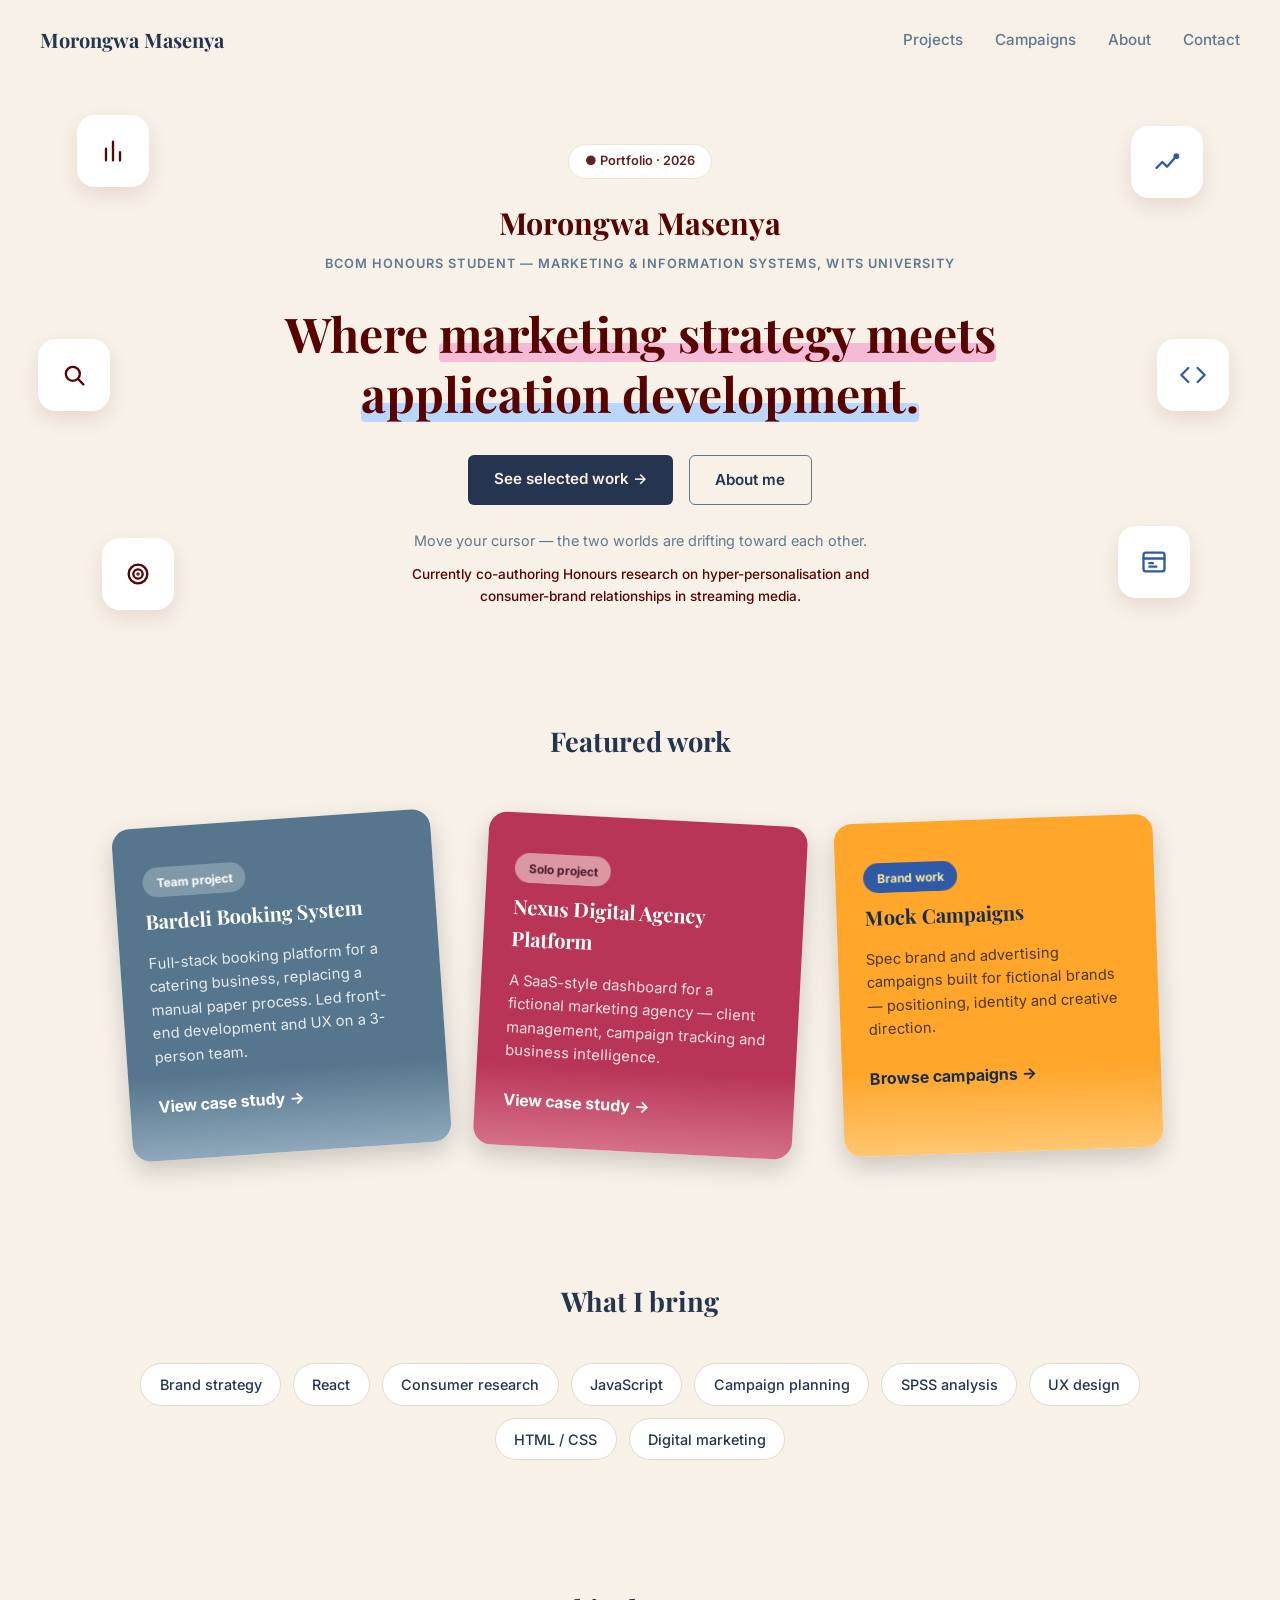
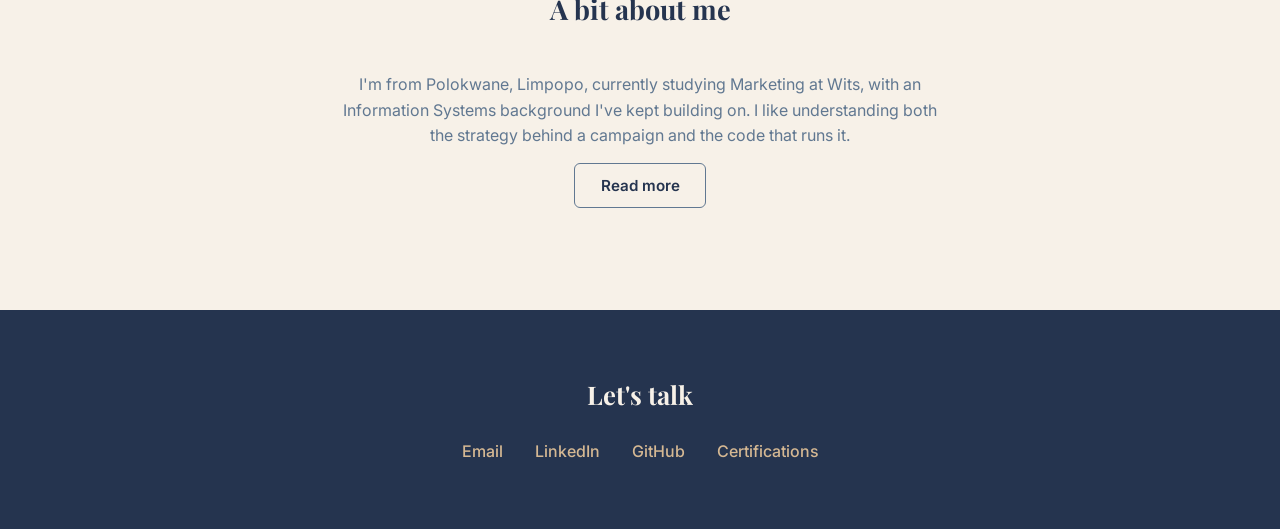
<file: index.html>
<!DOCTYPE html>
<html lang="en">
<head>
<meta charset="UTF-8">
<meta name="viewport" content="width=device-width, initial-scale=1.0">
<title>Morongwa Masenya — Marketing & Digital Strategy</title>
<link rel="preconnect" href="https://fonts.googleapis.com">
<link href="https://fonts.googleapis.com/css2?family=Playfair+Display:wght@700;800&family=Poppins:wght@600;700&family=Inter:wght@400;500;600&display=swap" rel="stylesheet">
<link rel="stylesheet" href="css/styles.css">
</head>
<body>

<header class="site-header">
  <a href="index.html" class="logo">Morongwa Masenya</a>
  <nav class="main-nav" id="mainNav">
    <a href="campaign.html">Projects</a>
    <a href="campaign.html">Campaigns</a>
    <a href="about.html">About</a>
    <a href="index.html#contact">Contact</a>
  </nav>
  <button class="nav-toggle" id="navToggle" aria-label="Toggle menu">☰</button>
</header>

<section class="hero" id="heroSection">

  <div class="floating-icon icon-1" data-depth="0.06">
    <svg width="28" height="28" viewBox="0 0 24 24" fill="none" stroke="#570301" stroke-width="2" stroke-linecap="round"><path d="M6 20V10M12 20V4M18 20v-7"/></svg>
  </div>

  <div class="floating-icon icon-2" data-depth="0.04">
    <svg width="28" height="28" viewBox="0 0 24 24" fill="none" stroke="#570301" stroke-width="2" stroke-linecap="round"><circle cx="11" cy="11" r="6"/><path d="M20 20l-4.35-4.35"/></svg>
  </div>

  <div class="floating-icon icon-3" data-depth="0.05">
    <svg width="28" height="28" viewBox="0 0 24 24" fill="none" stroke="#570301" stroke-width="2"><circle cx="12" cy="12" r="8"/><circle cx="12" cy="12" r="4"/><circle cx="12" cy="12" r="0.5" fill="#570301"/></svg>
  </div>

  <div class="floating-icon icon-4" data-depth="0.06">
    <svg width="28" height="28" viewBox="0 0 24 24" fill="none" stroke="#2E5AA7" stroke-width="2" stroke-linecap="round" stroke-linejoin="round"><path d="M3 17l5-5 4 4 8-9"/><circle cx="20" cy="7" r="1.5" fill="#2E5AA7"/></svg>
  </div>

  <div class="floating-icon icon-5" data-depth="0.04">
    <svg width="28" height="28" viewBox="0 0 24 24" fill="none" stroke="#2E5AA7" stroke-width="2" stroke-linecap="round" stroke-linejoin="round"><path d="M8 6L2 12l6 6M16 6l6 6-6 6"/></svg>
  </div>

  <div class="floating-icon icon-6" data-depth="0.05">
    <svg width="28" height="28" viewBox="0 0 24 24" fill="none" stroke="#2E5AA7" stroke-width="2" stroke-linecap="round"><rect x="3" y="4" width="18" height="16" rx="2"/><path d="M3 9h18M8 13h3M8 16h6"/></svg>
  </div>

  <div class="hero-content">
    <span class="hero-badge">● Portfolio · 2026</span>
    <h2 class="hero-name">Morongwa Masenya</h2>
    <p class="eyebrow">BCom Honours Student — Marketing &amp; Information Systems, Wits University</p>
    <h1 class="hero-headline">Where <span class="underline-pink">marketing strategy meets</span><br><span class="underline-blue">application development.</span></h1>
    <div class="hero-cta">
      <a href="#work" class="btn btn-gradient">See selected work →</a>
      <a href="about.html" class="btn btn-outline">About me</a>
    </div>
    <p class="hero-hint">Move your cursor — the two worlds are drifting toward each other.</p>
    <p class="hero-research">Currently co-authoring Honours research on hyper-personalisation and consumer-brand relationships in streaming media.</p>
  </div>

</section>

<section class="work" id="work">
  <h2 class="section-title">Featured work</h2>

  <div class="card-grid">

  <a href="bardeli.html" class="proj-card card-bardeli">
    <span class="tag">Team project</span>
    <h3>Bardeli Booking System</h3>
    <p>Full-stack booking platform for a catering business, replacing a manual paper process. Led front-end development and UX on a 3-person team.</p>
    <span class="card-link">View case study →</span>
  </a>

  <a href="ndamp.html" class="proj-card card-ndamp">
    <span class="tag">Solo project</span>
    <h3>Nexus Digital Agency Platform</h3>
    <p>A SaaS-style dashboard for a fictional marketing agency — client management, campaign tracking and business intelligence.</p>
    <span class="card-link">View case study →</span>
  </a>

  <a href="campaign.html" class="proj-card card-campaigns">
    <span class="tag">Brand work</span>
    <h3>Mock Campaigns</h3>
    <p>Spec brand and advertising campaigns built for fictional brands — positioning, identity and creative direction.</p>
    <span class="card-link">Browse campaigns →</span>
  </a>

</div>
</section>

<section class="skills">
  <h2 class="section-title">What I bring</h2>
  <div class="pill-row">
    <span class="pill">Brand strategy</span>
    <span class="pill">React</span>
    <span class="pill">Consumer research</span>
    <span class="pill">JavaScript</span>
    <span class="pill">Campaign planning</span>
    <span class="pill">SPSS analysis</span>
    <span class="pill">UX design</span>
    <span class="pill">HTML / CSS</span>
    <span class="pill">Digital marketing</span>
  </div>
</section>

<section class="about-teaser">
  <div class="about-teaser-text">
    <h2 class="section-title">A bit about me</h2>
    <p>I'm from Polokwane, Limpopo, currently studying Marketing at Wits, with an Information Systems background I've kept building on. I like understanding both the strategy behind a campaign and the code that runs it.</p>
    <a href="about.html" class="btn btn-outline">Read more</a>
  </div>
</section>

<footer class="site-footer" id="contact">
  <h2>Let's talk</h2>
  <div class="footer-links">
  <a href="mailto:masenyamorongwa9@gmail.com">Email</a>
  <a href="https://www.linkedin.com/in/morongwamasenya" target="_blank" rel="noopener">LinkedIn</a>
  <a href="https://github.com/morongwa123" target="_blank" rel="noopener">GitHub</a>
  <a href="certifications.html">Certifications</a>
</div>
</footer>

<script src="js/main.js"></script>
</body>
</html>
</file>
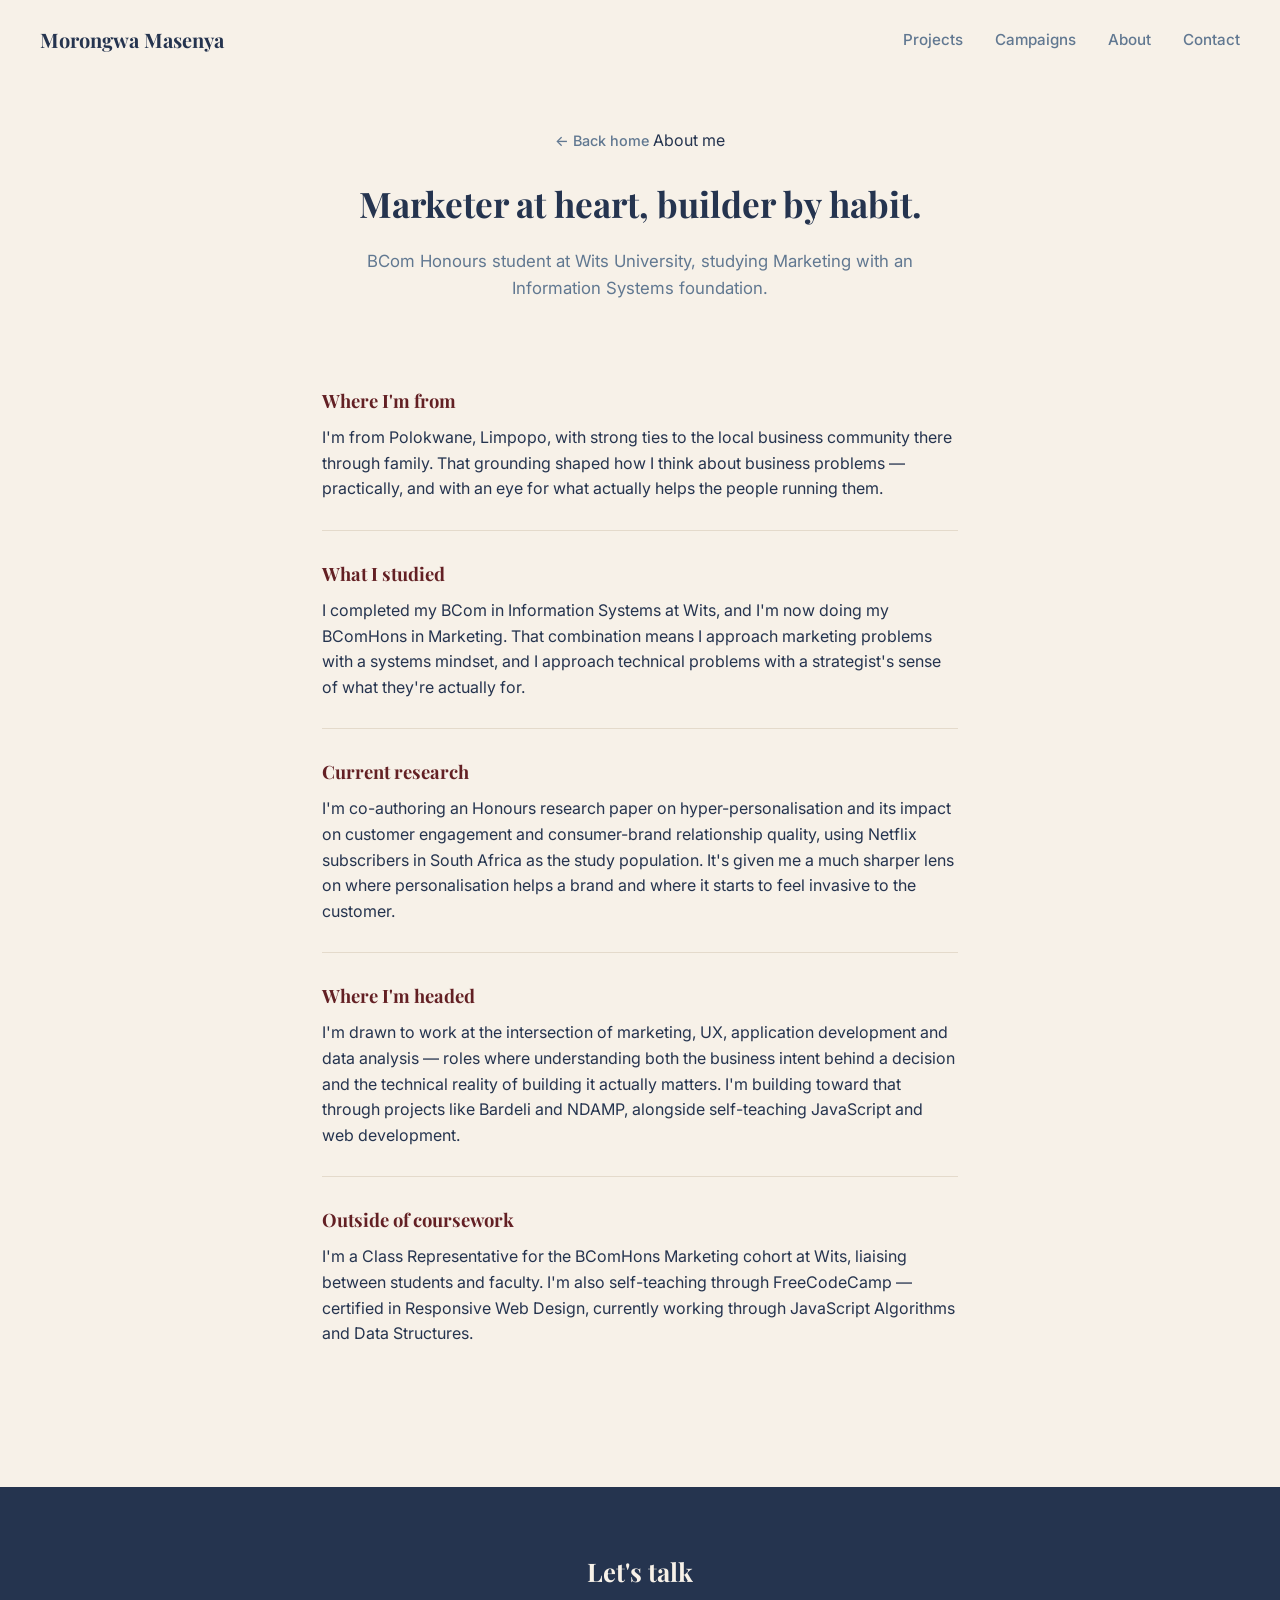
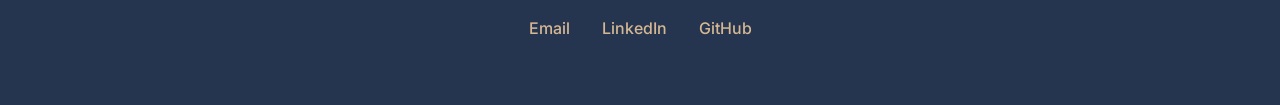
<file: about.html>
<!DOCTYPE html>
<html lang="en">
<head>
<meta charset="UTF-8">
<meta name="viewport" content="width=device-width, initial-scale=1.0">
<title>About — Morongwa Masenya</title>
<link rel="preconnect" href="https://fonts.googleapis.com">
<link href="https://fonts.googleapis.com/css2?family=Playfair+Display:wght@700;800&family=Poppins:wght@600;700&family=Inter:wght@400;500;600&display=swap" rel="stylesheet">
<link rel="stylesheet" href="css/styles.css">
</head>
<body>

<header class="site-header">
  <a href="index.html" class="logo">Morongwa Masenya</a>
  <nav class="main-nav" id="mainNav">
    <a href="index.html#work">Projects</a>
    <a href="campaign.html">Campaigns</a>
    <a href="about.html">About</a>
    <a href="index.html#contact">Contact</a>
  </nav>
  <button class="nav-toggle" id="navToggle" aria-label="Toggle menu">☰</button>
</header>

<section class="case-hero">
  <a href="index.html" class="back-link">← Back home</a>
  <span class="tag">About me</span>
  <h1>Marketer at heart, builder by habit.</h1>
  <p class="case-sub">BCom Honours student at Wits University, studying Marketing with an Information Systems foundation.</p>
</section>

<section class="case-content">

  <div class="case-block">
    <h2>Where I'm from</h2>
    <p>I'm from Polokwane, Limpopo, with strong ties to the local business community there through family. That grounding shaped how I think about business problems — practically, and with an eye for what actually helps the people running them.</p>
  </div>

  <div class="case-block">
    <h2>What I studied</h2>
    <p>I completed my BCom in Information Systems at Wits, and I'm now doing my BComHons in Marketing. That combination means I approach marketing problems with a systems mindset, and I approach technical problems with a strategist's sense of what they're actually for.</p>
  </div>

  <div class="case-block">
    <h2>Current research</h2>
    <p>I'm co-authoring an Honours research paper on hyper-personalisation and its impact on customer engagement and consumer-brand relationship quality, using Netflix subscribers in South Africa as the study population. It's given me a much sharper lens on where personalisation helps a brand and where it starts to feel invasive to the customer.</p>
  </div>

  <div class="case-block">
    <h2>Where I'm headed</h2>
    <p>I'm drawn to work at the intersection of marketing, UX, application development and data analysis — roles where understanding both the business intent behind a decision and the technical reality of building it actually matters. I'm building toward that through projects like Bardeli and NDAMP, alongside self-teaching JavaScript and web development.</p>
  </div>

  <div class="case-block">
    <h2>Outside of coursework</h2>
    <p>I'm a Class Representative for the BComHons Marketing cohort at Wits, liaising between students and faculty. I'm also self-teaching through FreeCodeCamp — certified in Responsive Web Design, currently working through JavaScript Algorithms and Data Structures.</p>
  </div>

</section>

<footer class="site-footer" id="contact">
  <h2>Let's talk</h2>
  <div class="footer-links">
    <a href="mailto:masenyamorongwa9@gmail.com">Email</a>
    <a href="https://linkedin.com/in/morongwa-masenya" target="_blank" rel="noopener">LinkedIn</a>
    <a href="https://github.com/morongwa-masenya" target="_blank" rel="noopener">GitHub</a>
  </div>
</footer>

<script src="js/main.js"></script>
</body>
</html>
</file>
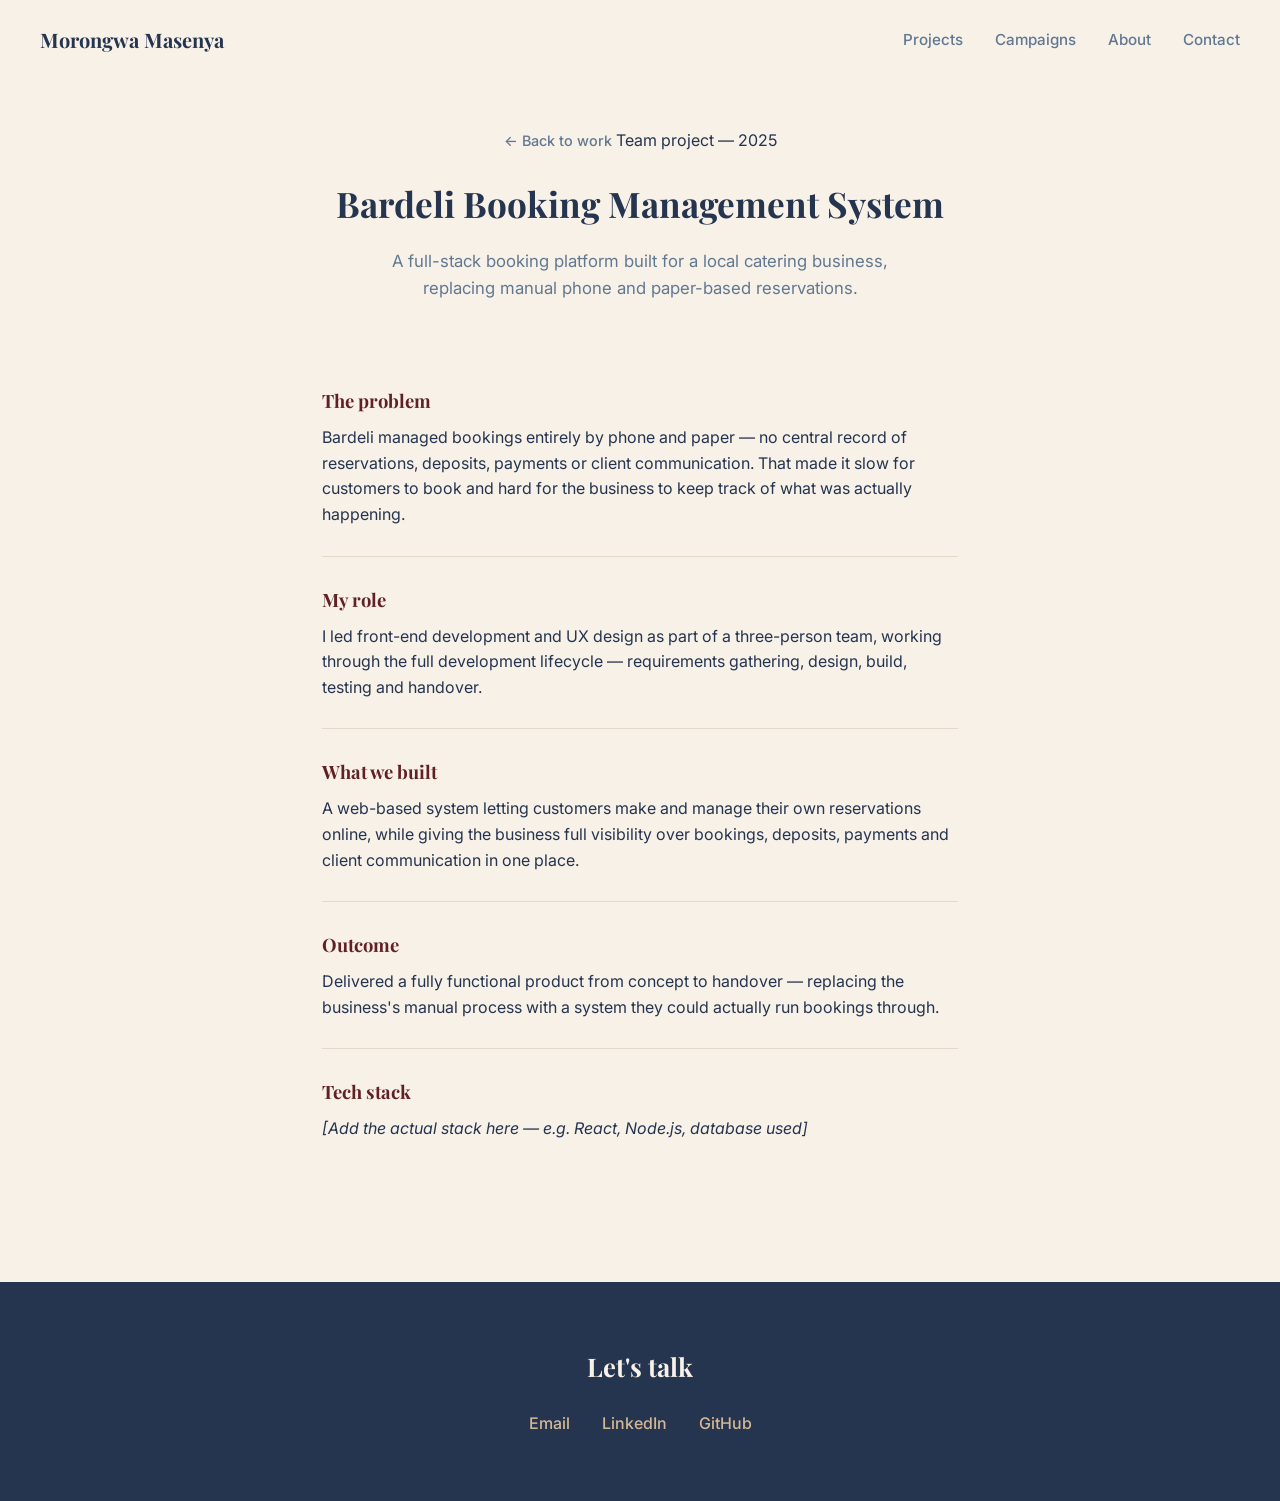
<file: bardeli.html>
<!DOCTYPE html>
<html lang="en">
<head>
<meta charset="UTF-8">
<meta name="viewport" content="width=device-width, initial-scale=1.0">
<title>Bardeli Booking System — Morongwa Masenya</title>
<link rel="preconnect" href="https://fonts.googleapis.com">
<link href="https://fonts.googleapis.com/css2?family=Playfair+Display:wght@700;800&family=Poppins:wght@600;700&family=Inter:wght@400;500;600&display=swap" rel="stylesheet">
<link rel="stylesheet" href="css/styles.css">
</head>
<body>

<header class="site-header">
  <a href="index.html" class="logo">Morongwa Masenya</a>
  <nav class="main-nav" id="mainNav">
    <a href="index.html#work">Projects</a>
    <a href="campaign.html">Campaigns</a>
    <a href="about.html">About</a>
    <a href="index.html#contact">Contact</a>
  </nav>
  <button class="nav-toggle" id="navToggle" aria-label="Toggle menu">☰</button>
</header>

<section class="case-hero">
  <a href="index.html#work" class="back-link">← Back to work</a>
  <span class="tag">Team project — 2025</span>
  <h1>Bardeli Booking Management System</h1>
  <p class="case-sub">A full-stack booking platform built for a local catering business, replacing manual phone and paper-based reservations.</p>
</section>

<section class="case-content">

  <div class="case-block">
    <h2>The problem</h2>
    <p>Bardeli managed bookings entirely by phone and paper — no central record of reservations, deposits, payments or client communication. That made it slow for customers to book and hard for the business to keep track of what was actually happening.</p>
  </div>

  <div class="case-block">
    <h2>My role</h2>
    <p>I led front-end development and UX design as part of a three-person team, working through the full development lifecycle — requirements gathering, design, build, testing and handover.</p>
  </div>

  <div class="case-block">
    <h2>What we built</h2>
    <p>A web-based system letting customers make and manage their own reservations online, while giving the business full visibility over bookings, deposits, payments and client communication in one place.</p>
  </div>

  <div class="case-block">
    <h2>Outcome</h2>
    <p>Delivered a fully functional product from concept to handover — replacing the business's manual process with a system they could actually run bookings through.</p>
  </div>

  <div class="case-block">
    <h2>Tech stack</h2>
    <p class="placeholder-note">[Add the actual stack here — e.g. React, Node.js, database used]</p>
  </div>

</section>

<footer class="site-footer" id="contact">
  <h2>Let's talk</h2>
  <div class="footer-links">
    <a href="mailto:masenyamorongwa9@gmail.com">Email</a>
    <a href="https://linkedin.com/in/morongwa-masenya" target="_blank" rel="noopener">LinkedIn</a>
    <a href="https://github.com/morongwa-masenya" target="_blank" rel="noopener">GitHub</a>
  </div>
</footer>

<script src="js/main.js"></script>
</body>
</html>
</file>
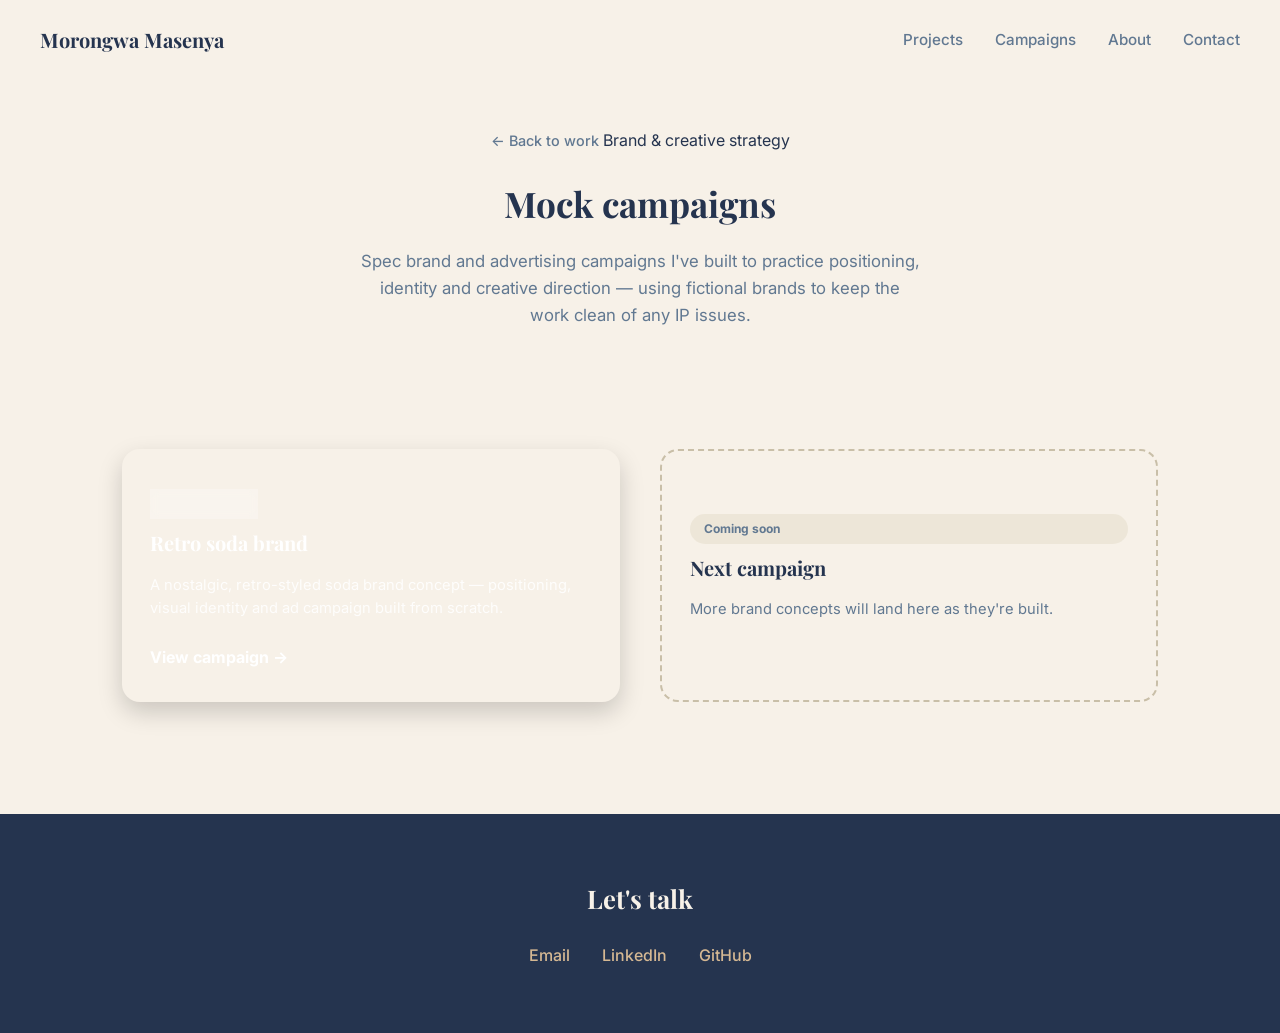
<file: campaign.html>
<!DOCTYPE html>
<html lang="en">
<head>
<meta charset="UTF-8">
<meta name="viewport" content="width=device-width, initial-scale=1.0">
<title>Campaigns — Morongwa Masenya</title>
<link rel="preconnect" href="https://fonts.googleapis.com">
<link href="https://fonts.googleapis.com/css2?family=Playfair+Display:wght@700;800&family=Poppins:wght@600;700&family=Inter:wght@400;500;600&display=swap" rel="stylesheet">
<link rel="stylesheet" href="css/styles.css">
</head>
<body>

<header class="site-header">
  <a href="index.html" class="logo">Morongwa Masenya</a>
  <nav class="main-nav" id="mainNav">
    <a href="index.html#work">Projects</a>
    <a href="campaign.html">Campaigns</a>
    <a href="about.html">About</a>
    <a href="index.html#contact">Contact</a>
  </nav>
  <button class="nav-toggle" id="navToggle" aria-label="Toggle menu">☰</button>
</header>

<section class="case-hero">
  <a href="index.html#work" class="back-link">← Back to work</a>
  <span class="tag">Brand &amp; creative strategy</span>
  <h1>Mock campaigns</h1>
  <p class="case-sub">Spec brand and advertising campaigns I've built to practice positioning, identity and creative direction — using fictional brands to keep the work clean of any IP issues.</p>
</section>

<section class="work">
  <div class="card-grid">

    <a href="campaigns/retro-soda.html" class="proj-card">
      <div class="card-bar bar-3"></div>
      <span class="tag">Full campaign</span>
      <h3>Retro soda brand</h3>
      <p>A nostalgic, retro-styled soda brand concept — positioning, visual identity and ad campaign built from scratch.</p>
      <span class="card-link">View campaign →</span>
    </a>

    <div class="proj-card proj-card-empty">
      <span class="tag tag-muted">Coming soon</span>
      <h3>Next campaign</h3>
      <p>More brand concepts will land here as they're built.</p>
    </div>

  </div>
</section>

<footer class="site-footer" id="contact">
  <h2>Let's talk</h2>
  <div class="footer-links">
    <a href="mailto:masenyamorongwa9@gmail.com">Email</a>
    <a href="https://linkedin.com/in/morongwa-masenya" target="_blank" rel="noopener">LinkedIn</a>
    <a href="https://github.com/morongwa-masenya" target="_blank" rel="noopener">GitHub</a>
  </div>
</footer>

<script src="js/main.js"></script>
</body>
</html>
</file>
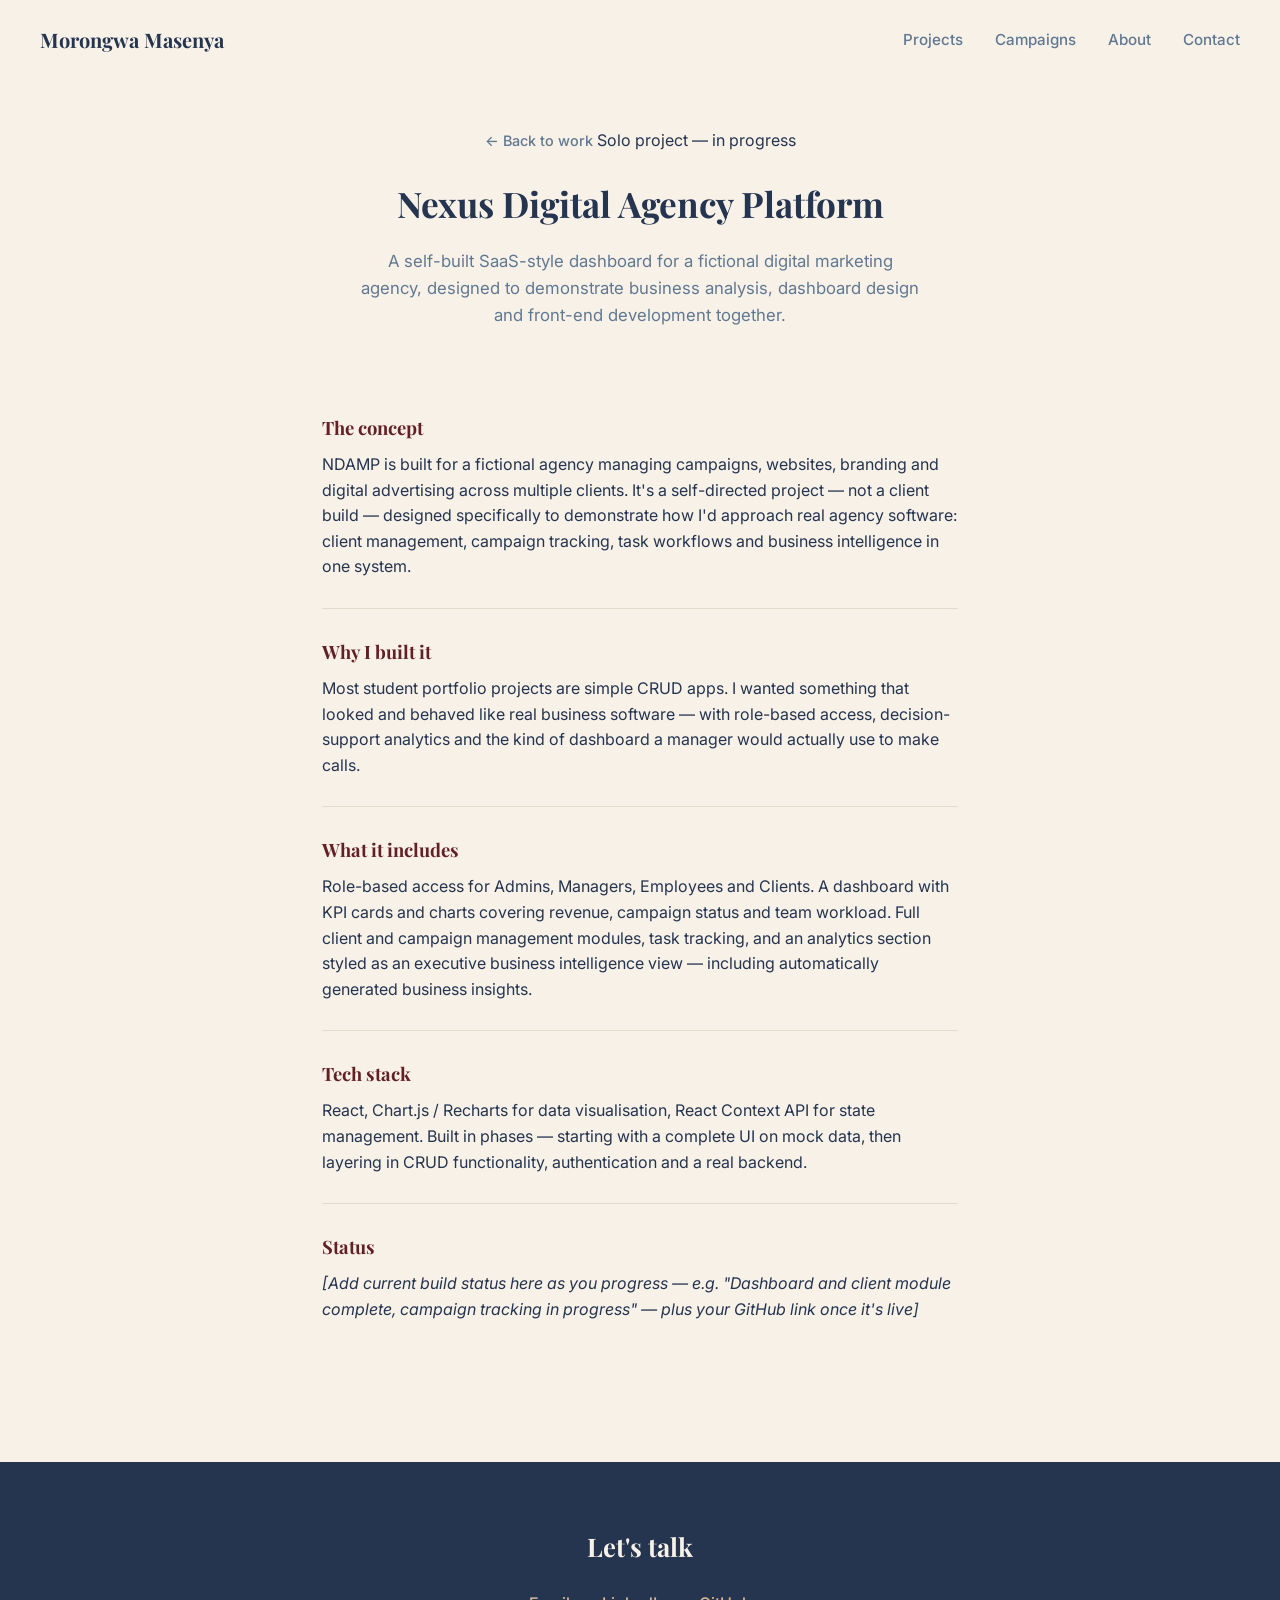
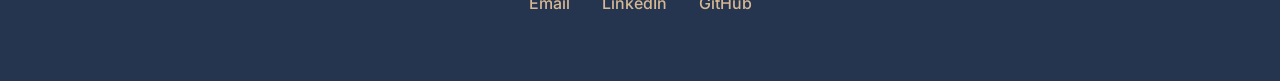
<file: ndamp.html>
<!DOCTYPE html>
<html lang="en">
<head>
<meta charset="UTF-8">
<meta name="viewport" content="width=device-width, initial-scale=1.0">
<title>Nexus Digital Agency Platform — Morongwa Masenya</title>
<link rel="preconnect" href="https://fonts.googleapis.com">
<link href="https://fonts.googleapis.com/css2?family=Playfair+Display:wght@700;800&family=Poppins:wght@600;700&family=Inter:wght@400;500;600&display=swap" rel="stylesheet">
<link rel="stylesheet" href="css/styles.css">
</head>
<body>

<header class="site-header">
  <a href="index.html" class="logo">Morongwa Masenya</a>
  <nav class="main-nav" id="mainNav">
    <a href="index.html#work">Projects</a>
    <a href="campaign.html">Campaigns</a>
    <a href="about.html">About</a>
    <a href="index.html#contact">Contact</a>
  </nav>
  <button class="nav-toggle" id="navToggle" aria-label="Toggle menu">☰</button>
</header>

<section class="case-hero">
  <a href="index.html#work" class="back-link">← Back to work</a>
  <span class="tag">Solo project — in progress</span>
  <h1>Nexus Digital Agency Platform</h1>
  <p class="case-sub">A self-built SaaS-style dashboard for a fictional digital marketing agency, designed to demonstrate business analysis, dashboard design and front-end development together.</p>
</section>

<section class="case-content">

  <div class="case-block">
    <h2>The concept</h2>
    <p>NDAMP is built for a fictional agency managing campaigns, websites, branding and digital advertising across multiple clients. It's a self-directed project — not a client build — designed specifically to demonstrate how I'd approach real agency software: client management, campaign tracking, task workflows and business intelligence in one system.</p>
  </div>

  <div class="case-block">
    <h2>Why I built it</h2>
    <p>Most student portfolio projects are simple CRUD apps. I wanted something that looked and behaved like real business software — with role-based access, decision-support analytics and the kind of dashboard a manager would actually use to make calls.</p>
  </div>

  <div class="case-block">
    <h2>What it includes</h2>
    <p>Role-based access for Admins, Managers, Employees and Clients. A dashboard with KPI cards and charts covering revenue, campaign status and team workload. Full client and campaign management modules, task tracking, and an analytics section styled as an executive business intelligence view — including automatically generated business insights.</p>
  </div>

  <div class="case-block">
    <h2>Tech stack</h2>
    <p>React, Chart.js / Recharts for data visualisation, React Context API for state management. Built in phases — starting with a complete UI on mock data, then layering in CRUD functionality, authentication and a real backend.</p>
  </div>

  <div class="case-block">
    <h2>Status</h2>
    <p class="placeholder-note">[Add current build status here as you progress — e.g. "Dashboard and client module complete, campaign tracking in progress" — plus your GitHub link once it's live]</p>
  </div>

</section>

<footer class="site-footer" id="contact">
  <h2>Let's talk</h2>
  <div class="footer-links">
    <a href="mailto:masenyamorongwa9@gmail.com">Email</a>
    <a href="https://linkedin.com/in/morongwa-masenya" target="_blank" rel="noopener">LinkedIn</a>
    <a href="https://github.com/morongwa-masenya" target="_blank" rel="noopener">GitHub</a>
  </div>
</footer>

<script src="js/main.js"></script>
</body>
</html>
</file>
<file: css/styles.css>
:root {
  --cream: #F7F1E8;
  --ink: #25344F;       /* Space Cadet */
  --muted: #617891;     /* Slate Gray */
  --tan: #D5B893;
  --coffee: #6F4D38;
  --wine: #632024;      /* Caput Mortuum */

--font-display: 'Playfair Display', serif;
  --font-body: 'Inter', sans-serif;
}

* { margin: 0; padding: 0; box-sizing: border-box; }

body {
  background: var(--cream);
  color: var(--ink);
  font-family: var(--font-body);
  line-height: 1.6;
}

a { text-decoration: none; color: inherit; }

/* ---- header ---- */
.site-header {
  display: flex;
  align-items: center;
  justify-content: space-between;
  padding: 1.5rem 2.5rem;
}

.logo {
  font-family: var(--font-display);
  font-weight: 700;
  font-size: 1.25rem;
  color: var(--ink);
}

.main-nav { display: flex; gap: 2rem; }
.main-nav a { font-weight: 500; font-size: 0.95rem; color: var(--muted); }
.main-nav a:hover { color: var(--wine); }

.nav-toggle { display: none; background: none; border: none; font-size: 1.5rem; cursor: pointer; color: var(--ink); }

/* ---- hero ---- */

/* ---- hero showcase ---- */
.hero {
  position: relative;
  padding: 4rem 2rem 3rem;
  overflow: hidden;
}

.hero-content {
  max-width: 780px;
  margin: 0 auto;
  text-align: center;
  position: relative;
  z-index: 2;
}

.hero-badge {
  display: inline-block;
  font-size: 0.8rem;
  font-weight: 600;
  color: var(--wine, #570301);
  background: #fff;
  border: 1px solid #F0E3D0;
  padding: 0.4rem 1rem;
  border-radius: 999px;
  margin-bottom: 1.25rem;
}

.hero-name {
  font-family: var(--font-display);
  font-weight: 700;
  font-size: 1.9rem;
  color: #570301;
  margin-bottom: 0.4rem;
}

.eyebrow {
  font-weight: 600;
  font-size: 0.8rem;
  letter-spacing: 0.08em;
  text-transform: uppercase;
  color: var(--muted);
  margin-bottom: 1.75rem;
}

.hero-headline {
  font-family: var(--font-display);
  font-weight: 700;
  font-size: 3rem;
  line-height: 1.25;
  color: #570301;
  margin-bottom: 2rem;
}

.underline-pink, .underline-blue {
  position: relative;
  display: inline;
}
.underline-pink::after, .underline-blue::after {
  content: "";
  position: absolute;
  left: 0; right: 0; bottom: 0.05em;
  height: 0.4em;
  z-index: -1;
  border-radius: 4px;
}
.underline-pink::after { background: #F5BAD5; }
.underline-blue::after { background: #BAD6FD; }

.hero-cta { display: flex; gap: 1rem; justify-content: center; margin-bottom: 1.5rem; }

.hero-hint {
  font-size: 0.9rem;
  color: var(--muted);
  margin-bottom: 0.75rem;
}

.hero-research {
  font-size: 0.85rem;
  color: #570301;
  font-weight: 500;
  max-width: 480px;
  margin: 0 auto;
}

/* floating icon cards */
.floating-icon {
  position: absolute;
  width: 72px;
  height: 72px;
  background: #fff;
  border-radius: 18px;
  box-shadow: 0 8px 20px rgba(87, 3, 1, 0.1);
  display: flex;
  align-items: center;
  justify-content: center;
  z-index: 1;
  transition: transform 0.5s cubic-bezier(0.34, 1.56, 0.64, 1);
  will-change: transform;
}

.icon-1 { top: 6%;  left: 6%; }
.icon-2 { top: 45%; left: 3%; }
.icon-3 { bottom: 8%; left: 8%; }
.icon-4 { top: 8%;  right: 6%; }
.icon-5 { top: 45%; right: 4%; }
.icon-6 { bottom: 10%; right: 7%; }

@media (max-width: 900px) {
  .floating-icon { display: none; }
}

.btn {
  font-weight: 600;
  font-size: 0.95rem;
  padding: 0.75rem 1.6rem;
  border-radius: 6px;
  transition: transform 0.15s ease, box-shadow 0.15s ease;
}
.btn:hover { transform: translateY(-2px); }

.btn-gradient {
  background: var(--ink);
  color: var(--cream);
}
.btn-gradient:hover { background: var(--wine); }

.btn-outline {
  background: transparent;
  border: 1.5px solid var(--muted);
  color: var(--ink);
}
.btn-outline:hover { border-color: var(--wine); color: var(--wine); }

/* ---- sections ---- */
.section-title {
  font-family: var(--font-display);
  font-weight: 700;
  font-size: 1.7rem;
  text-align: center;
  margin-bottom: 2.5rem;
  color: var(--ink);
}

.work, .skills, .about-teaser { padding: 4rem 2rem; max-width: 1100px; margin: 0 auto; }

/* ---- project cards ---- */
/* ---- project cards ---- */
.card-grid {
  display: grid;
  grid-template-columns: repeat(auto-fit, minmax(260px, 1fr));
  gap: 2.5rem;
  padding-top: 1rem;
}

.proj-card {
  position: relative;
  display: block;
  padding: 2.5rem 1.75rem 2rem;
  border-radius: 18px;
  border: none;
  color: #fff;
  box-shadow: 0 10px 24px rgba(0,0,0,0.18);
  transition: transform 0.35s cubic-bezier(0.22, 1, 0.36, 1), box-shadow 0.35s ease;
}

.proj-card h3 { font-family: var(--font-display); font-weight: 700; font-size: 1.25rem; margin: 0.5rem 0 0.9rem; color: #fff; }
.proj-card p { font-size: 0.92rem; margin-bottom: 1.5rem; color: rgba(255,255,255,0.85); }
.proj-card .card-link { font-weight: 700; color: #fff; }

.proj-card .tag {
  display: inline-block;
  font-weight: 700;
  font-size: 0.75rem;
  padding: 0.35rem 0.85rem;
  border-radius: 999px;
  background: rgba(255,255,255,0.25);
  color: #fff;
  backdrop-filter: blur(4px);
  margin-bottom: 0;
}

/* tilt each card differently */
.card-bardeli   { transform: rotate(-4deg); }
.card-ndamp     { transform: rotate(3deg); }
.card-campaigns { transform: rotate(-2deg); }

/* straighten + lift on hover */
.proj-card:hover {
  transform: rotate(0deg) translateY(-10px) scale(1.02);
  box-shadow: 0 20px 40px rgba(0,0,0,0.28);
}

/* Bardeli — UCLA Blue, subtle light gradient at bottom */
.card-bardeli {
  background: linear-gradient(180deg, #55768C 0%, #55768C 75%, #8FA8BB 100%);
}

/* NDAMP — Maroon, subtle light gradient at bottom */
.card-ndamp {
  background: linear-gradient(180deg, #B83556 0%, #B83556 75%, #D67089 100%);
}
.card-ndamp .tag { background: #DC97A5; color: #4A1B2E; }

/* Campaigns — Citrus, subtle light gradient at bottom */
.card-campaigns {
  background: linear-gradient(180deg, #FFA62B 0%, #FFA62B 75%, #FFC670 100%);
}
.card-campaigns .tag { background: #2E5AA7; color: #F8E6A0; }
.card-campaigns h3, .card-campaigns .card-link { color: #1A2E4C; }
.card-campaigns p { color: #4A3A1E; }

/* empty "coming soon" card — keep it neutral, not gradient */
.proj-card-empty {
  background: transparent;
  border: 2px dashed #C9BFA8;
  box-shadow: none;
  color: var(--muted);
  display: flex;
  flex-direction: column;
  justify-content: center;
  min-height: 180px;
  transform: none;
}
.proj-card-empty:hover { transform: none; box-shadow: none; }
.proj-card-empty h3 { color: var(--ink); }
.proj-card-empty p { color: var(--muted); }
.proj-card-empty .tag { background: #EDE6D8; color: var(--muted); }

/* ---- pills ---- */
.pill-row { display: flex; flex-wrap: wrap; gap: 0.75rem; justify-content: center; }
.pill {
  font-weight: 500;
  font-size: 0.9rem;
  padding: 0.55rem 1.15rem;
  border-radius: 999px;
  border: 1px solid #E4DACB;
  background: #fff;
  color: var(--ink);
}

/* ---- about teaser ---- */
.about-teaser-text { max-width: 600px; margin: 0 auto; text-align: center; }
.about-teaser-text p { margin: 1rem 0 1.5rem; color: var(--muted); }

/* ---- footer ---- */
.site-footer {
  background: var(--ink);
  color: var(--cream);
  text-align: center;
  padding: 4rem 2rem;
  margin-top: 3rem;
}
.site-footer h2 { font-family: var(--font-display); font-weight: 700; font-size: 1.6rem; margin-bottom: 1.5rem; }
.footer-links { display: flex; gap: 2rem; justify-content: center; flex-wrap: wrap; }
.footer-links a { font-weight: 500; color: var(--tan); }
.footer-links a:hover { color: #fff; }

/* ---- case study pages ---- */
.case-hero { max-width: 760px; margin: 0 auto; padding: 3rem 2rem 2.5rem; text-align: center; }
.back-link { display: inline-block; font-size: 0.9rem; font-weight: 500; color: var(--muted); margin-bottom: 1.5rem; }
.back-link:hover { color: var(--wine); }
.case-hero .tag { margin-bottom: 1rem; }
.case-hero h1 { font-family: var(--font-display); font-weight: 700; font-size: 2.2rem; margin-bottom: 1rem; color: var(--ink); }
.case-sub { font-size: 1.05rem; color: var(--muted); max-width: 560px; margin: 0 auto; }

.case-content { max-width: 700px; margin: 0 auto; padding: 1rem 2rem 4rem; }
.case-block { padding: 1.75rem 0; border-bottom: 1px solid #E4DACB; }
.case-block:last-child { border-bottom: none; }
.case-block h2 { font-family: var(--font-display); font-weight: 700; font-size: 1.15rem; margin-bottom: 0.6rem; color: var(--wine); }
.case-block p { color: var(--ink); font-size: 1rem; }
.placeholder-note { color: var(--muted); font-style: italic; font-size: 0.9rem; }

/* ---- certification cards ---- */
.cert-card {
  position: relative; display: block; background: #fff;
  padding: 2rem 1.75rem 1.75rem; border-radius: 10px;
  border: 1px solid #E4DACB; box-shadow: 0 4px 14px rgba(37, 52, 79, 0.05);
  overflow: hidden; transition: transform 0.2s ease, box-shadow 0.2s ease;
}
.cert-card:hover { transform: translateY(-4px); box-shadow: 0 12px 26px rgba(37, 52, 79, 0.09); }
.cert-card h3 { font-family: var(--font-display); font-weight: 700; font-size: 1.15rem; margin-bottom: 0.6rem; color: var(--ink); }
.cert-card p { font-size: 0.92rem; color: var(--muted); margin-bottom: 1rem; }
.cert-date { display: inline-block; font-size: 0.8rem; font-weight: 600; color: var(--coffee); margin-bottom: 1rem; }

/* ---- empty/coming soon card ---- */
.proj-card-empty {
  border-style: dashed; box-shadow: none; background: transparent;
  display: flex; flex-direction: column; justify-content: center; min-height: 180px;
}
.proj-card-empty:hover { transform: none; }

/* ---- responsive ---- */
@media (max-width: 768px) {
  .main-nav {
    position: absolute; top: 68px; right: 2rem;
    background: #fff; border: 1px solid #E4DACB; border-radius: 10px;
    box-shadow: 0 8px 24px rgba(37,52,79,0.08);
    flex-direction: column; padding: 1rem 1.5rem; display: none;
  }
  .main-nav.open { display: flex; }
  .nav-toggle { display: block; }
  .hero h1 { font-size: 2.1rem; }
}
</file>
